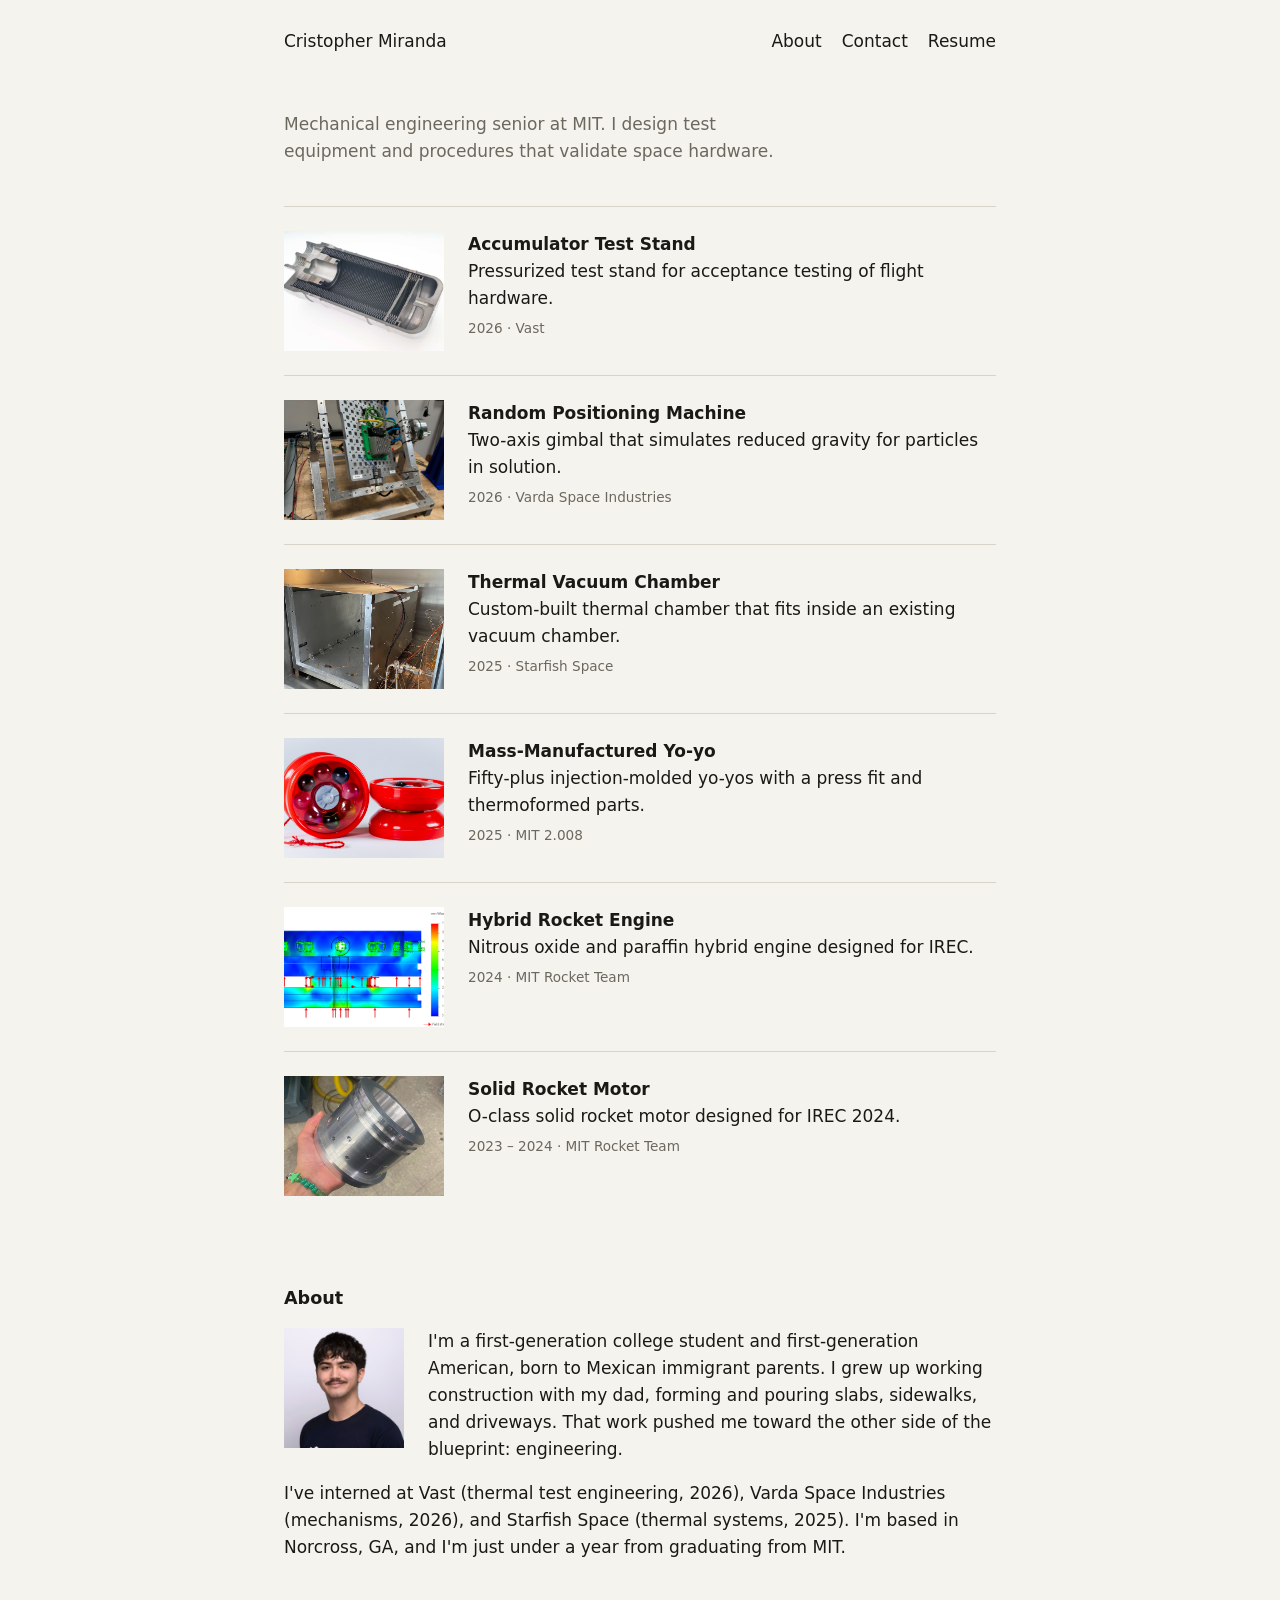
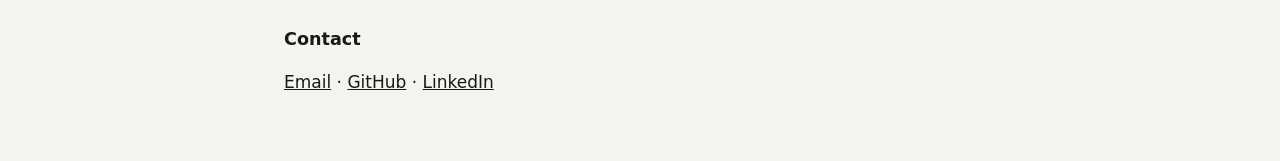
<file: index.html>
<!DOCTYPE html>
<html lang="en">
<head>
<meta charset="UTF-8">
<meta name="viewport" content="width=device-width, initial-scale=1.0">
<title>Cristopher Miranda</title>
<meta name="description" content="Cristopher Miranda — MIT mechanical engineering senior designing test equipment and procedures that validate space hardware.">
<link rel="stylesheet" href="style.css">
</head>
<body>

<header class="top">
  <a href="#">Cristopher Miranda</a>
  <nav>
    <a href="#about">About</a>
    <a href="#contact">Contact</a>
    <a href="files/crism-resume-2026.pdf">Resume</a>
  </nav>
</header>

<main>

  <p class="intro">Mechanical engineering senior at MIT. I design test equipment and procedures that validate space hardware.</p>

  <ol class="projects">
    <li>
      <a href="projects/accumulator-test-stand.html">
        <img src="images/accumulator-test-stand-thumb.jpg" alt="">
        <span>
          <b>Accumulator Test Stand</b>
          Pressurized test stand for acceptance testing of flight hardware.
          <small>2026 · Vast</small>
        </span>
      </a>
    </li>
    <li>
      <a href="projects/random-positioning-machine.html">
        <img src="images/random-positioning-machine-thumb.jpg" alt="">
        <span>
          <b>Random Positioning Machine</b>
          Two-axis gimbal that simulates reduced gravity for particles in solution.
          <small>2026 · Varda Space Industries</small>
        </span>
      </a>
    </li>
    <li>
      <a href="projects/thermal-vacuum-chamber.html">
        <img src="images/thermal-vacuum-chamber-thumb.jpg" alt="">
        <span>
          <b>Thermal Vacuum Chamber</b>
          Custom-built thermal chamber that fits inside an existing vacuum chamber.
          <small>2025 · Starfish Space</small>
        </span>
      </a>
    </li>
    <li>
      <a href="projects/mass-manufactured-yoyo.html">
        <img src="images/mass-manufactured-yoyo-thumb.jpg" alt="">
        <span>
          <b>Mass-Manufactured Yo-yo</b>
          Fifty-plus injection-molded yo-yos with a press fit and thermoformed parts.
          <small>2025 · MIT 2.008</small>
        </span>
      </a>
    </li>
    <li>
      <a href="projects/hybrid-rocket-engine.html">
        <img src="images/hybrid-rocket-engine-thumb.png" alt="">
        <span>
          <b>Hybrid Rocket Engine</b>
          Nitrous oxide and paraffin hybrid engine designed for IREC.
          <small>2024 · MIT Rocket Team</small>
        </span>
      </a>
    </li>
    <li>
      <a href="projects/solid-rocket-motor.html">
        <img src="images/solid-rocket-motor-thumb.jpg" alt="">
        <span>
          <b>Solid Rocket Motor</b>
          O-class solid rocket motor designed for IREC 2024.
          <small>2023 – 2024 · MIT Rocket Team</small>
        </span>
      </a>
    </li>
  </ol>

  <section id="about">
    <h2>About</h2>
    <img src="images/profile.jpg" alt="Cristopher Miranda">
    <p>I'm a first-generation college student and first-generation American, born to Mexican immigrant parents. I grew up working construction with my dad, forming and pouring slabs, sidewalks, and driveways. That work pushed me toward the other side of the blueprint: engineering.</p>
    <p>I've interned at Vast (thermal test engineering, 2026), Varda Space Industries (mechanisms, 2026), and Starfish Space (thermal systems, 2025). I'm based in Norcross, GA, and I'm just under a year from graduating from MIT.</p>
  </section>

  <section id="contact">
    <h2>Contact</h2>
    <p>
      <a href="mailto:cristomiranda23@gmail.com">Email</a> ·
      <a href="https://github.com/cristopher-264">GitHub</a> ·
      <a href="https://www.linkedin.com/in/c-ristopher">LinkedIn</a>
    </p>
  </section>

</main>

</body>
</html>
</file>
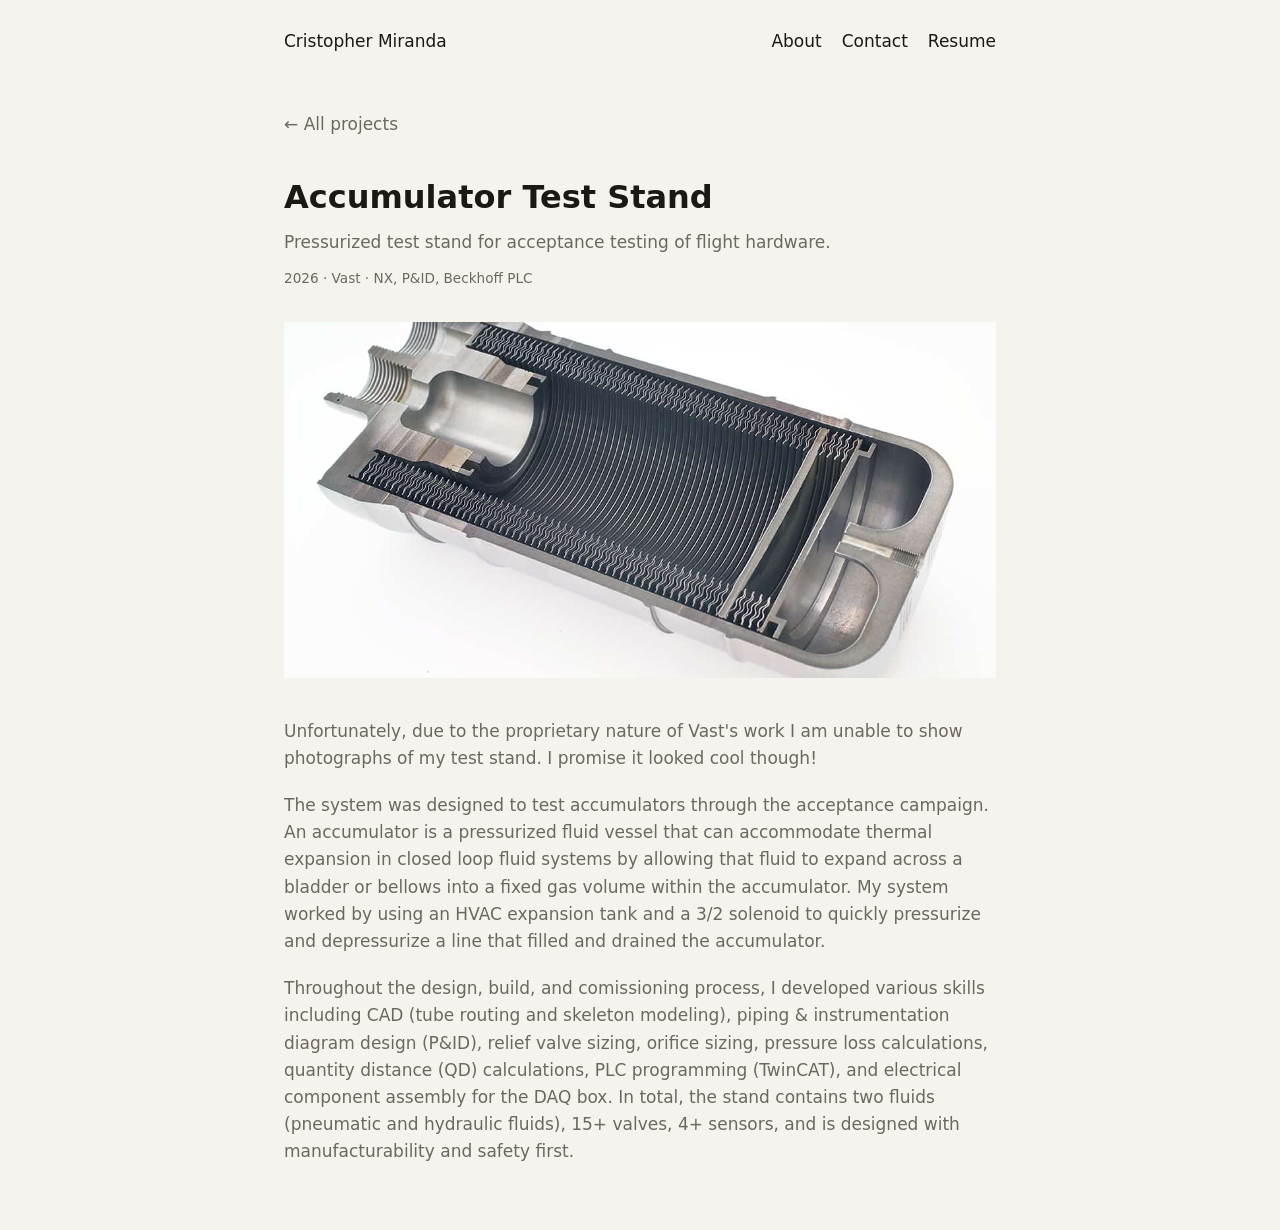
<file: projects/accumulator-test-stand.html>
<!DOCTYPE html>
<html lang="en">
<head>
<meta charset="UTF-8">
<meta name="viewport" content="width=device-width, initial-scale=1.0">
<title>Accumulator Test Stand — Cristopher Miranda</title>
<meta name="description" content="Pressurized test stand for acceptance testing of flight hardware.">
<link rel="stylesheet" href="../style.css">
</head>
<body>

<header class="top">
  <a href="../index.html">Cristopher Miranda</a>
  <nav>
    <a href="../index.html#about">About</a>
    <a href="../index.html#contact">Contact</a>
    <a href="../files/resume-26.pdf">Resume</a>
  </nav>
</header>

<main>

  <a class="back" href="../index.html">← All projects</a>

  <h1>Accumulator Test Stand</h1>
  <p class="lede">Pressurized test stand for acceptance testing of flight hardware.</p>
  <small class="meta">2026 · Vast · NX, P&amp;ID, Beckhoff PLC</small>

  <img class="hero-image" src="../images/accumulator-test-stand-thumb.jpg" alt="Accumulator Test Stand">

  <div class="prose">
    <p class="note"> Unfortunately, due to the proprietary nature of Vast's work I am unable to show photographs of my test stand. I promise it looked cool though! </p>
    <p class="note"> The system was designed to test accumulators through the acceptance campaign. An accumulator is a pressurized fluid vessel that can accommodate thermal expansion in closed loop fluid systems by allowing that fluid to expand across a bladder or bellows into a fixed gas volume within the accumulator. My system worked by using an HVAC expansion tank and a 3/2 solenoid to quickly pressurize and depressurize a line that filled and drained the accumulator. </p>
    <p class="note"> Throughout the design, build, and comissioning process, I developed various skills including CAD (tube routing and skeleton modeling), piping & instrumentation diagram design (P&ID), relief valve sizing, orifice sizing, pressure loss calculations, quantity distance (QD) calculations, PLC programming (TwinCAT), and electrical component assembly for the DAQ box. In total, the stand contains two fluids (pneumatic and hydraulic fluids), 15+ valves, 4+ sensors, and is designed with manufacturability and safety first. </p>
  </div>

</main>


</body>
</html>
</file>
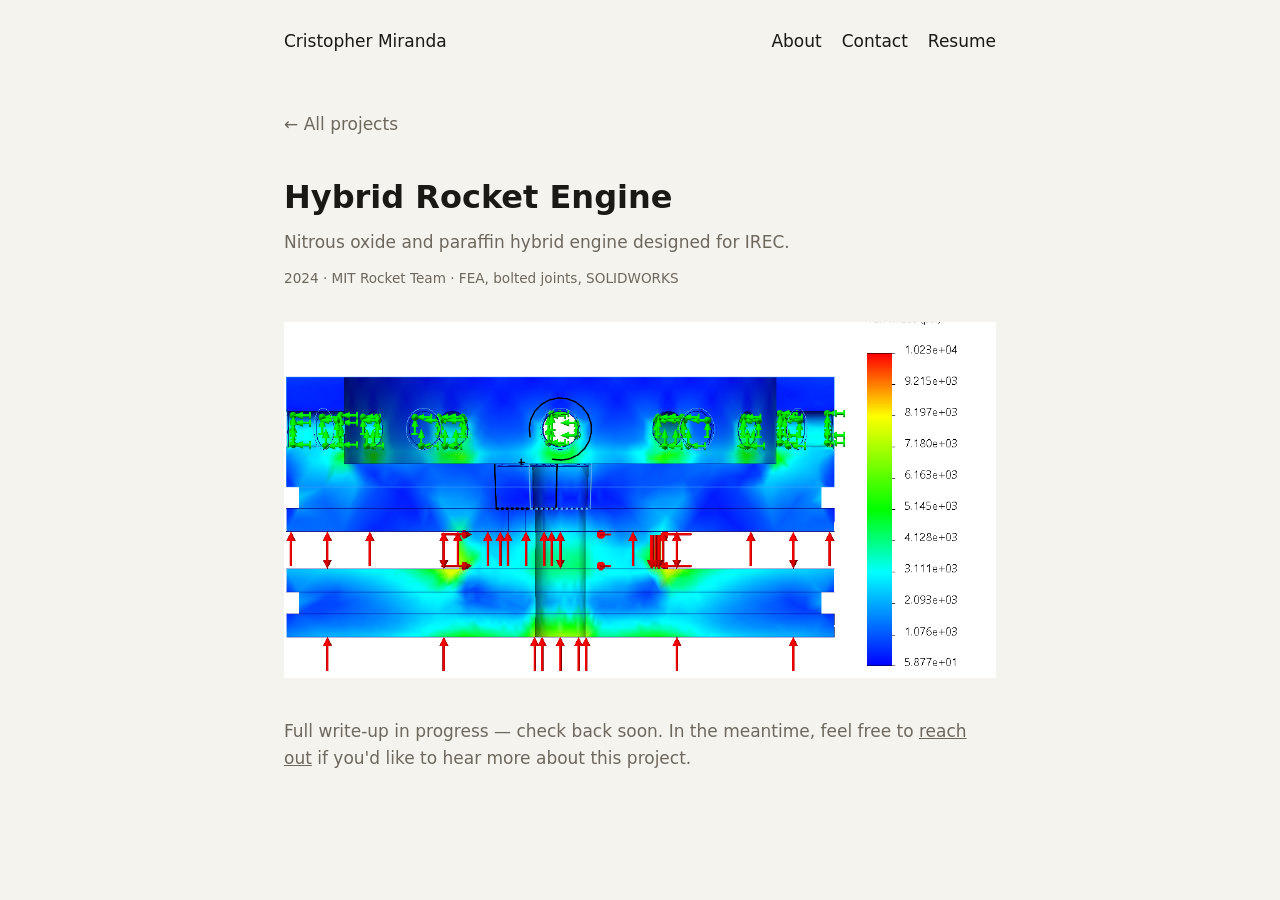
<file: projects/hybrid-rocket-engine.html>
<!DOCTYPE html>
<html lang="en">
<head>
<meta charset="UTF-8">
<meta name="viewport" content="width=device-width, initial-scale=1.0">
<title>Hybrid Rocket Engine — Cristopher Miranda</title>
<meta name="description" content="Nitrous oxide and paraffin hybrid engine designed for IREC.">
<link rel="stylesheet" href="../style.css">
</head>
<body>

<header class="top">
  <a href="../index.html">Cristopher Miranda</a>
  <nav>
    <a href="../index.html#about">About</a>
    <a href="../index.html#contact">Contact</a>
    <a href="../files/resume-26.pdf">Resume</a>
  </nav>
</header>

<main>

  <a class="back" href="../index.html">← All projects</a>

  <h1>Hybrid Rocket Engine</h1>
  <p class="lede">Nitrous oxide and paraffin hybrid engine designed for IREC.</p>
  <small class="meta">2024 · MIT Rocket Team · FEA, bolted joints, SOLIDWORKS</small>

  <img class="hero-image" src="../images/hybrid-rocket-engine-thumb.png" alt="Hybrid Rocket Engine">

  <div class="prose">
    <p class="note">Full write-up in progress — check back soon. In the meantime, feel free to <a href="../index.html#contact">reach out</a> if you'd like to hear more about this project.</p>
  </div>

</main>


</body>
</html>
</file>
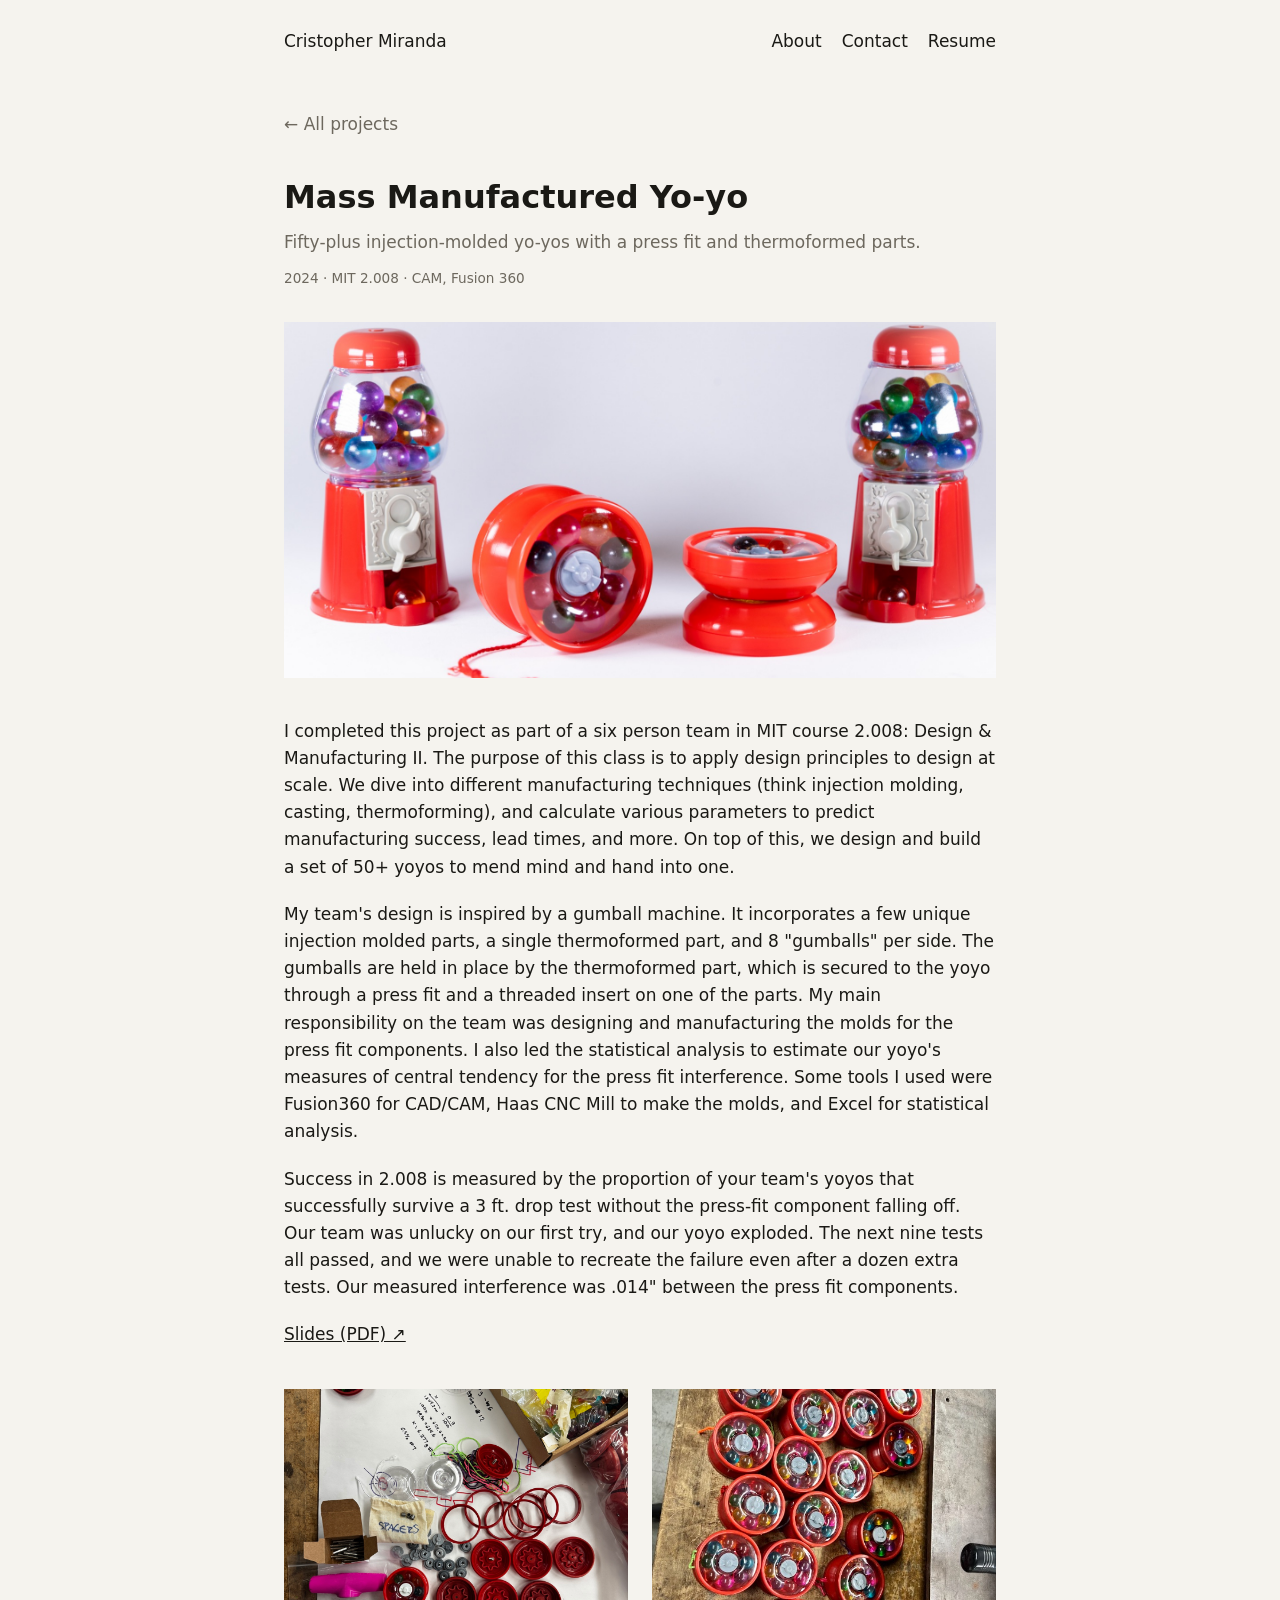
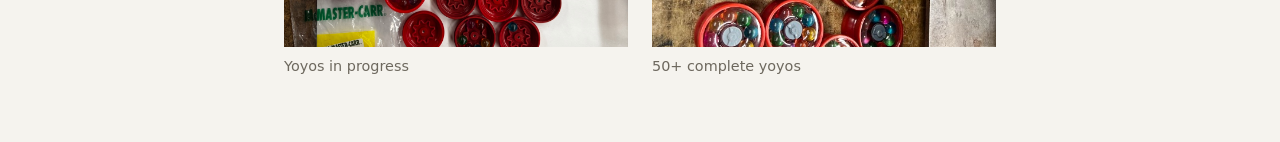
<file: projects/mass-manufactured-yoyo.html>
<!DOCTYPE html>
<html lang="en">
<head>
<meta charset="UTF-8">
<meta name="viewport" content="width=device-width, initial-scale=1.0">
<title>Mass Manufactured Yo-yo — Cristopher Miranda</title>
<meta name="description" content="Fifty-plus injection-molded yo-yos with a press fit and thermoformed parts.">
<link rel="stylesheet" href="../style.css">
</head>
<body>

<header class="top">
  <a href="../index.html">Cristopher Miranda</a>
  <nav>
    <a href="../index.html#about">About</a>
    <a href="../index.html#contact">Contact</a>
    <a href="../files/resume-26.pdf">Resume</a>
  </nav>
</header>

<main>

  <a class="back" href="../index.html">← All projects</a>

  <h1>Mass Manufactured Yo-yo</h1>
  <p class="lede">Fifty-plus injection-molded yo-yos with a press fit and thermoformed parts.</p>
  <small class="meta">2024 · MIT 2.008 · CAM, Fusion 360</small>

  <img class="hero-image" src="../images/mass-manufactured-yoyo-hero.jpg" alt="Mass Manufactured Yo-yo">

  <div class="prose">
    <p>I completed this project as part of a six person team in MIT course 2.008: Design & Manufacturing II. The purpose of this class is to apply design principles to design at scale. We dive into different manufacturing techniques (think injection molding, casting, thermoforming), and calculate various parameters to predict manufacturing success, lead times, and more. On top of this, we design and build a set of 50+ yoyos to mend mind and hand into one.</p>
    <p>My team's design is inspired by a gumball machine. It incorporates a few unique injection molded parts, a single thermoformed part, and 8 "gumballs" per side. The gumballs are held in place by the thermoformed part, which is secured to the yoyo through a press fit and a threaded insert on one of the parts. My main responsibility on the team was designing and manufacturing the molds for the press fit components. I also led the statistical analysis to estimate our yoyo's measures of central tendency for the press fit interference. Some tools I used were Fusion360 for CAD/CAM, Haas CNC Mill to make the molds, and Excel for statistical analysis.</p>
    <p>Success in 2.008 is measured by the proportion of your team's yoyos that successfully survive a 3 ft. drop test without the press-fit component falling off. Our team was unlucky on our first try, and our yoyo exploded. The next nine tests all passed, and we were unable to recreate the failure even after a dozen extra tests. Our measured interference was .014" between the press fit components.</p>
    <p><a href="../files/mass-manufactured-yoyo-deck.pdf">Slides (PDF) ↗</a></p>
  </div>

  <div class="gallery">
    <figure>
      <img src="../images/mass-manufactured-yoyo-1.jpg" alt="Partially assembled yo-yos on the workbench" loading="lazy">
      <figcaption>Yoyos in progress</figcaption>
    </figure>
    <figure>
      <img src="../images/mass-manufactured-yoyo-2.jpg" alt="Batch of finished red gumball-machine yo-yos" loading="lazy">
      <figcaption>50+ complete yoyos</figcaption>
    </figure>
  </div>

</main>



</body>
</html>
</file>
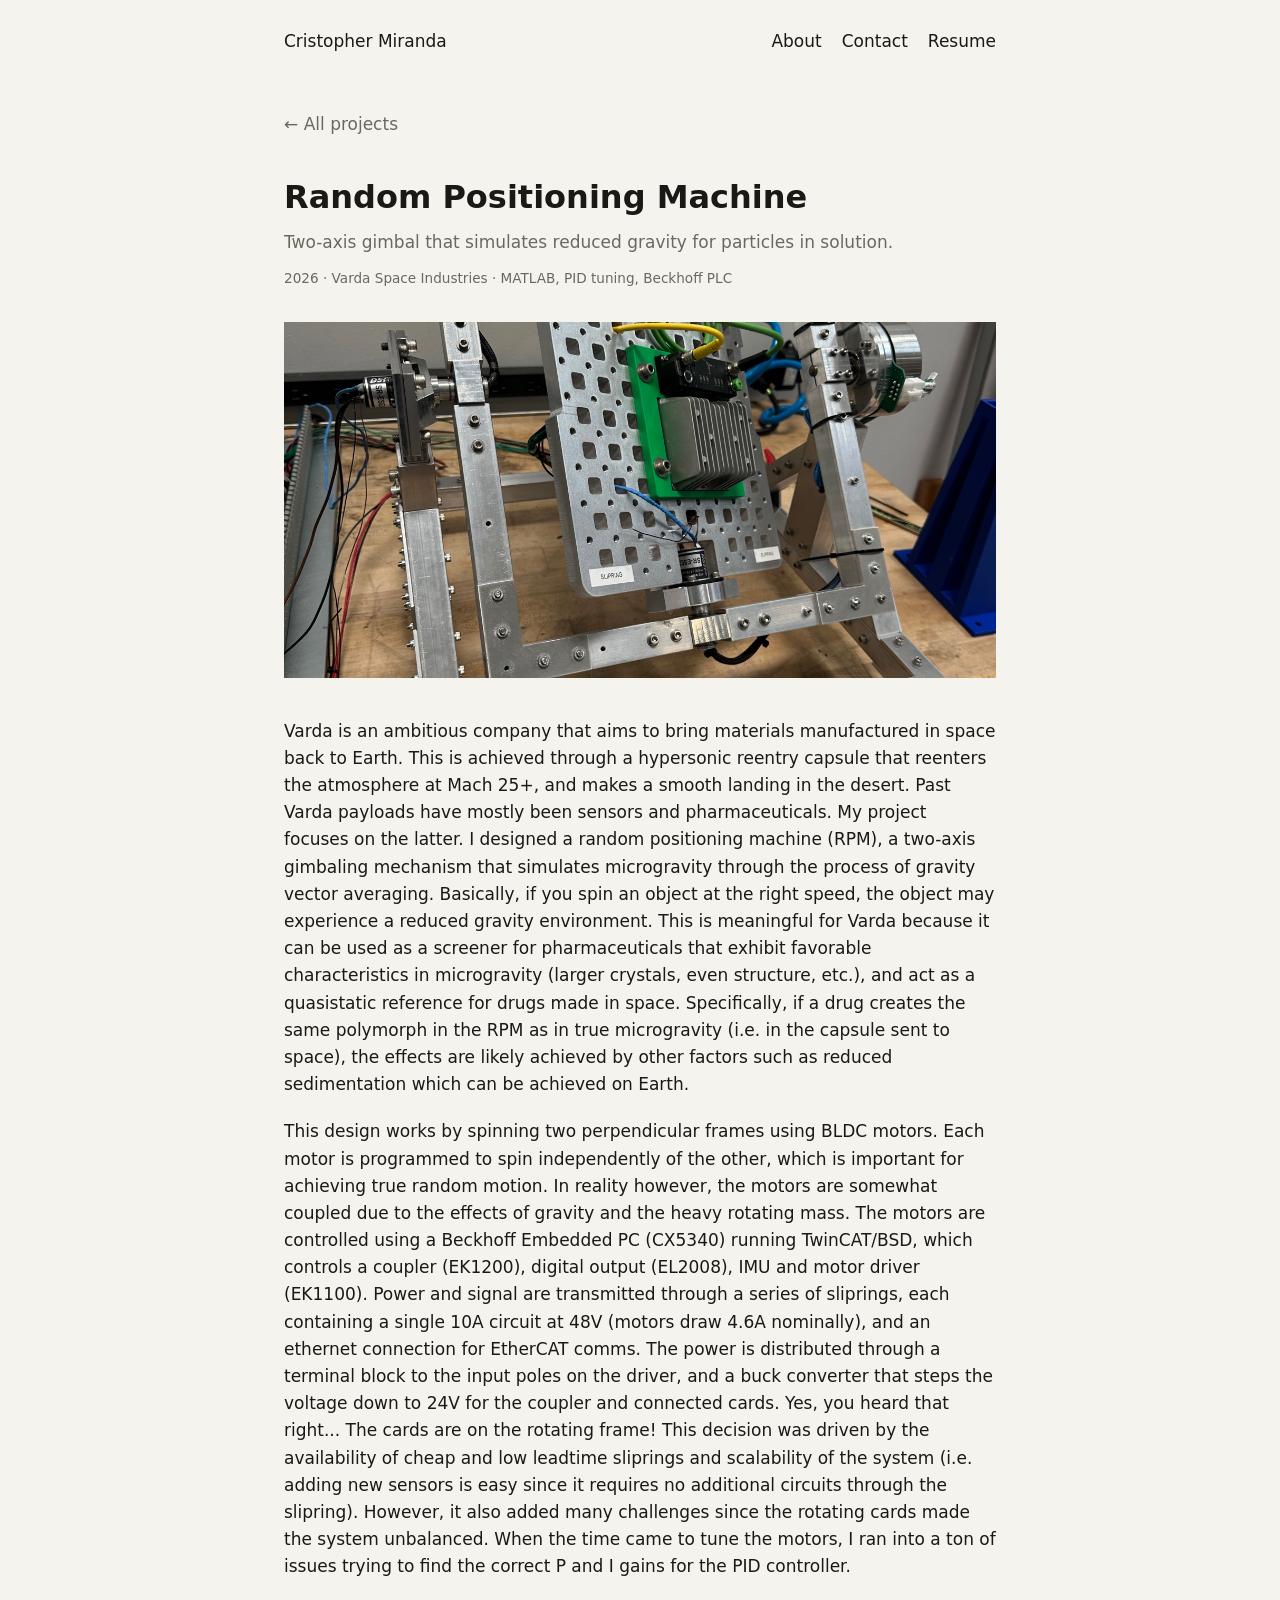
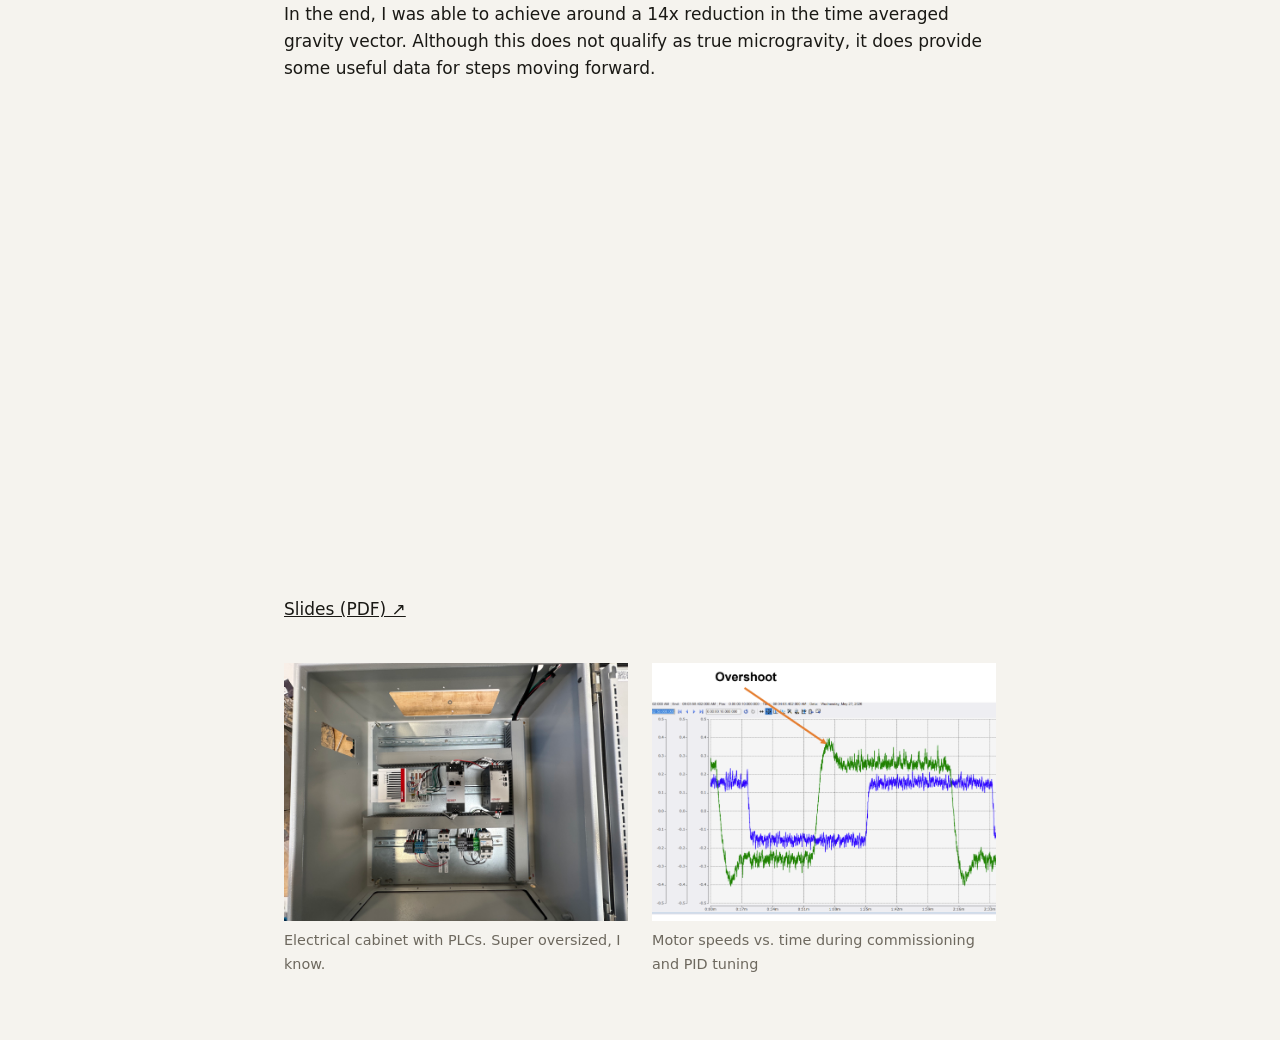
<file: projects/random-positioning-machine.html>
<!DOCTYPE html>
<html lang="en">
<head>
<meta charset="UTF-8">
<meta name="viewport" content="width=device-width, initial-scale=1.0">
<title>Random Positioning Machine — Cristopher Miranda</title>
<meta name="description" content="Two-axis gimbal that simulates reduced gravity for particles in solution.">
<link rel="stylesheet" href="../style.css">
</head>
<body>

<header class="top">
  <a href="../index.html">Cristopher Miranda</a>
  <nav>
    <a href="../index.html#about">About</a>
    <a href="../index.html#contact">Contact</a>
    <a href="../files/resume-26.pdf">Resume</a>
  </nav>
</header>

<main>

  <a class="back" href="../index.html">← All projects</a>

  <h1>Random Positioning Machine</h1>
  <p class="lede">Two-axis gimbal that simulates reduced gravity for particles in solution.</p>
  <small class="meta">2026 · Varda Space Industries · MATLAB, PID tuning, Beckhoff PLC</small>

  <img class="hero-image" src="../images/random-positioning-machine-hero.jpg" alt="Random Positioning Machine">

  <div class="prose">
    <p>Varda is an ambitious company that aims to bring materials manufactured in space back to Earth. This is achieved through a hypersonic reentry capsule that reenters the atmosphere at Mach 25+, and makes a smooth landing in the desert. Past Varda payloads have mostly been sensors and pharmaceuticals. My project focuses on the latter. I designed a random positioning machine (RPM), a two-axis gimbaling mechanism that simulates microgravity through the process of gravity vector averaging. Basically, if you spin an object at the right speed, the object may experience a reduced gravity environment. This is meaningful for Varda because it can be used as a screener for pharmaceuticals that exhibit favorable characteristics in microgravity (larger crystals, even structure, etc.), and act as a quasistatic reference for drugs made in space. Specifically, if a drug creates the same polymorph in the RPM as in true microgravity (i.e. in the capsule sent to space), the effects are likely achieved by other factors such as reduced sedimentation which can be achieved on Earth.</p>
    <p>This design works by spinning two perpendicular frames using BLDC motors. Each motor is programmed to spin independently of the other, which is important for achieving true random motion. In reality however, the motors are somewhat coupled due to the effects of gravity and the heavy rotating mass. The motors are controlled using a Beckhoff Embedded PC (CX5340) running TwinCAT/BSD, which controls a coupler (EK1200), digital output (EL2008), IMU and motor driver (EK1100). Power and signal are transmitted through a series of sliprings, each containing a single 10A circuit at 48V (motors draw 4.6A nominally), and an ethernet connection for EtherCAT comms. The power is distributed through a terminal block to the input poles on the driver, and a buck converter that steps the voltage down to 24V for the coupler and connected cards. Yes, you heard that right... The cards are on the rotating frame! This decision was driven by the availability of cheap and low leadtime sliprings and scalability of the system (i.e. adding new sensors is easy since it requires no additional circuits through the slipring). However, it also added many challenges since the rotating cards made the system unbalanced. When the time came to tune the motors, I ran into a ton of issues trying to find the correct P and I gains for the PID controller.</p>
    <p>In the end, I was able to achieve around a 14x reduction in the time averaged gravity vector. Although this does not qualify as true microgravity, it does provide some useful data for steps moving forward.</p>
    <div class="videos">
      <iframe loading="lazy" src="https://www.youtube.com/embed/-Ax2gf1RBpI" title="Random Positioning Machine particles in solution close up" allow="accelerometer; autoplay; clipboard-write; encrypted-media; gyroscope; picture-in-picture; web-share" allowfullscreen></iframe>
      <iframe loading="lazy" src="https://www.youtube.com/embed/zn1gW1rzUyA" title="Random Positioning Machine demo" allow="accelerometer; autoplay; clipboard-write; encrypted-media; gyroscope; picture-in-picture; web-share" allowfullscreen></iframe>
    </div>
    <p><a href="../files/random-positioning-machine-deck.pdf">Slides (PDF) ↗</a></p>
  </div>

  <div class="gallery">
    <figure>
      <img src="../images/random-positioning-machine-1.jpg" alt="Electrical cabinet housing the Beckhoff PLC and I/O cards" loading="lazy">
      <figcaption>Electrical cabinet with PLCs. Super oversized, I know.</figcaption>
    </figure>
    <figure>
      <img src="../images/random-positioning-machine-2.png" alt="Plot of motor speeds versus time during commissioning and PID tuning" loading="lazy">
      <figcaption>Motor speeds vs. time during commissioning and PID tuning</figcaption>
    </figure>
  </div>

</main>



</body>
</html>
</file>
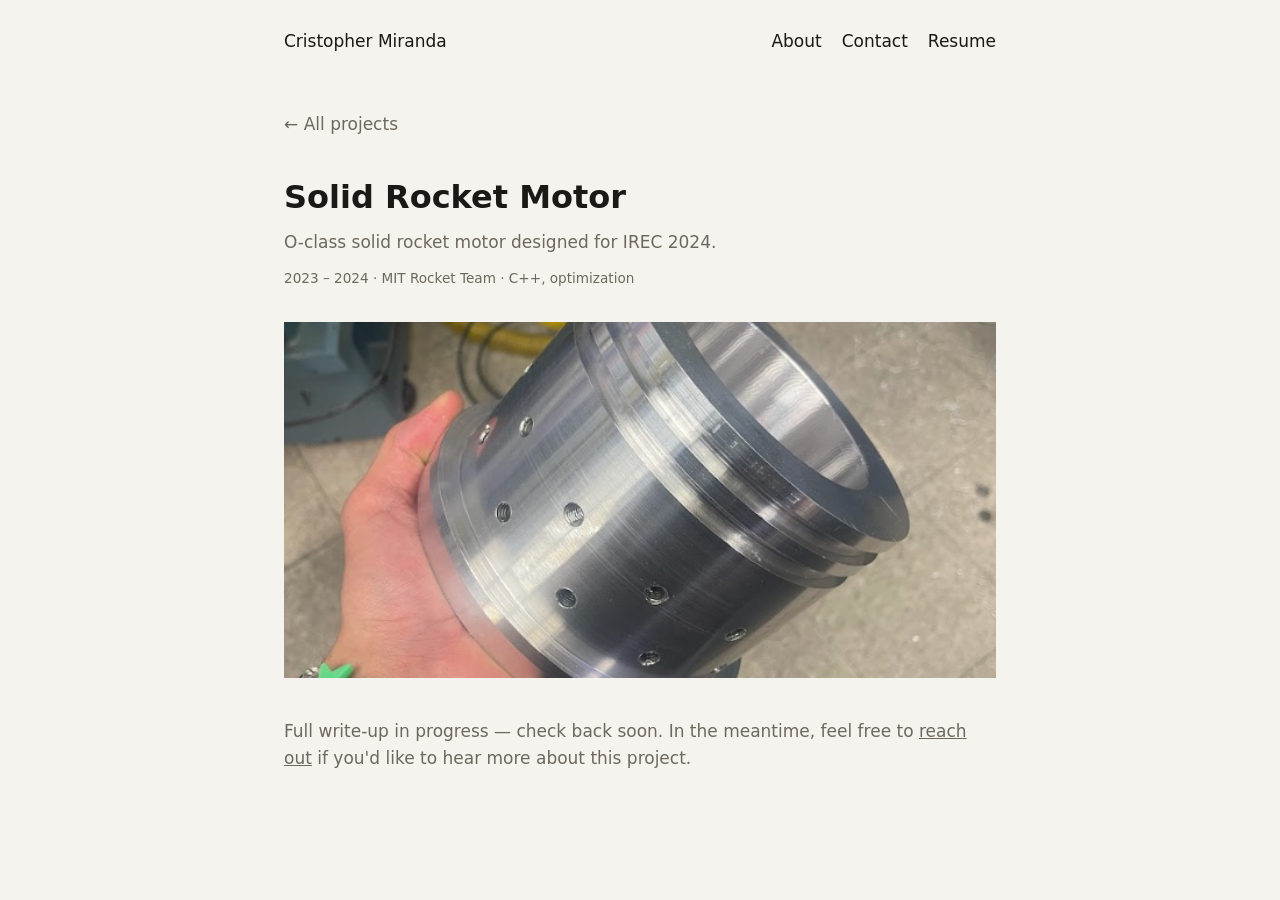
<file: projects/solid-rocket-motor.html>
<!DOCTYPE html>
<html lang="en">
<head>
<meta charset="UTF-8">
<meta name="viewport" content="width=device-width, initial-scale=1.0">
<title>Solid Rocket Motor — Cristopher Miranda</title>
<meta name="description" content="O-class solid rocket motor designed for IREC 2024.">
<link rel="stylesheet" href="../style.css">
</head>
<body>

<header class="top">
  <a href="../index.html">Cristopher Miranda</a>
  <nav>
    <a href="../index.html#about">About</a>
    <a href="../index.html#contact">Contact</a>
    <a href="../files/resume-26.pdf">Resume</a>
  </nav>
</header>

<main>

  <a class="back" href="../index.html">← All projects</a>

  <h1>Solid Rocket Motor</h1>
  <p class="lede">O-class solid rocket motor designed for IREC 2024.</p>
  <small class="meta">2023 – 2024 · MIT Rocket Team · C++, optimization</small>

  <img class="hero-image" src="../images/solid-rocket-motor-thumb.jpg" alt="Solid Rocket Motor">

  <div class="prose">
    <p class="note">Full write-up in progress — check back soon. In the meantime, feel free to <a href="../index.html#contact">reach out</a> if you'd like to hear more about this project.</p>
  </div>

</main>


</body>
</html>
</file>
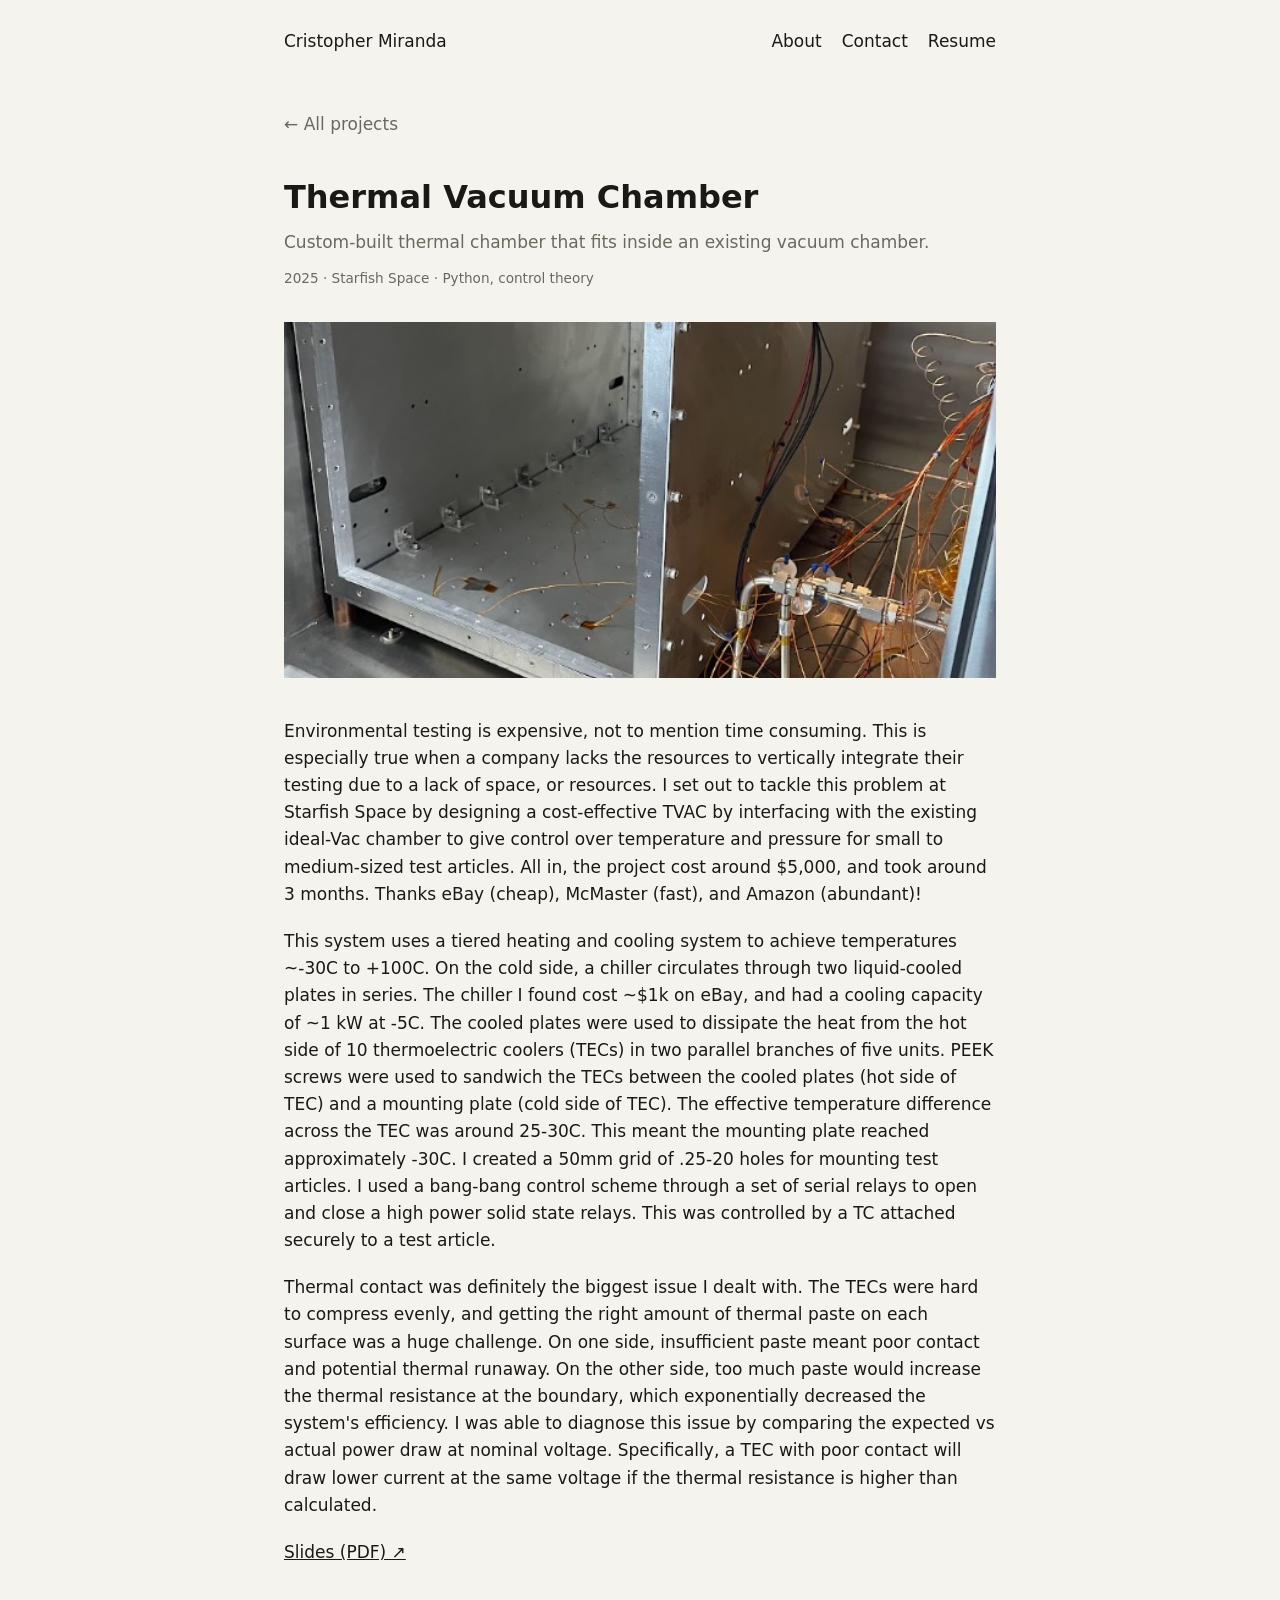
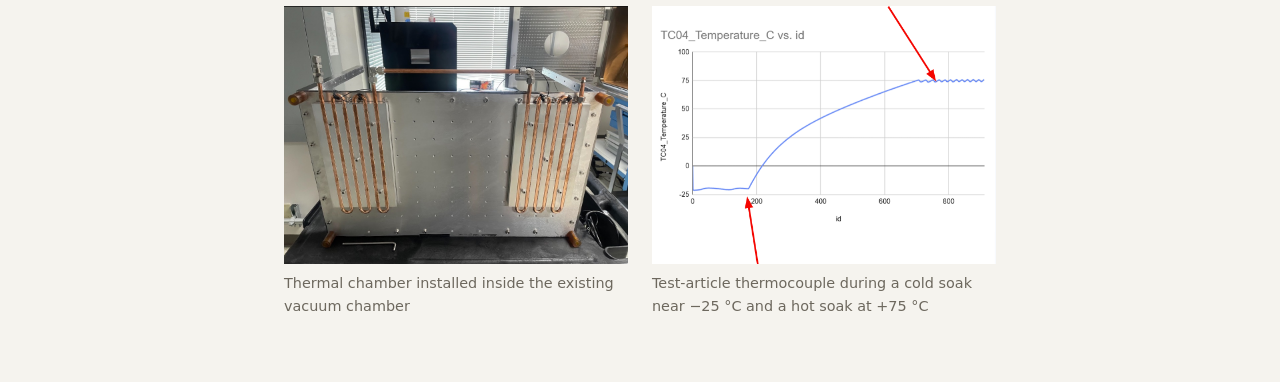
<file: projects/thermal-vacuum-chamber.html>
<!DOCTYPE html>
<html lang="en">
<head>
<meta charset="UTF-8">
<meta name="viewport" content="width=device-width, initial-scale=1.0">
<title>Thermal Vacuum Chamber — Cristopher Miranda</title>
<meta name="description" content="Custom-built thermal chamber that fits inside an existing vacuum chamber.">
<link rel="stylesheet" href="../style.css">
</head>
<body>

<header class="top">
  <a href="../index.html">Cristopher Miranda</a>
  <nav>
    <a href="../index.html#about">About</a>
    <a href="../index.html#contact">Contact</a>
    <a href="../files/resume-26.pdf">Resume</a>
  </nav>
</header>

<main>

  <a class="back" href="../index.html">← All projects</a>

  <h1>Thermal Vacuum Chamber</h1>
  <p class="lede">Custom-built thermal chamber that fits inside an existing vacuum chamber.</p>
  <small class="meta">2025 · Starfish Space · Python, control theory</small>

  <img class="hero-image" src="../images/thermal-vacuum-chamber-hero.jpg" alt="Thermal Vacuum Chamber">

  <div class="prose">
    <p>Environmental testing is expensive, not to mention time consuming. This is especially true when a company lacks the resources to vertically integrate their testing due to a lack of space, or resources. I set out to tackle this problem at Starfish Space by designing a cost-effective TVAC by interfacing with the existing ideal-Vac chamber to give control over temperature and pressure for small to medium-sized test articles. All in, the project cost around $5,000, and took around 3 months. Thanks eBay (cheap), McMaster (fast), and Amazon (abundant)!</p>
    <p>This system uses a tiered heating and cooling system to achieve temperatures ~-30C to +100C. On the cold side, a chiller circulates through two liquid-cooled plates in series. The chiller I found cost ~$1k on eBay, and had a cooling capacity of ~1 kW at -5C. The cooled plates were used to dissipate the heat from the hot side of 10 thermoelectric coolers (TECs) in two parallel branches of five units. PEEK screws were used to sandwich the TECs between the cooled plates (hot side of TEC) and a mounting plate (cold side of TEC). The effective temperature difference across the TEC was around 25-30C. This meant the mounting plate reached approximately -30C. I created a 50mm grid of .25-20 holes for mounting test articles. I used a bang-bang control scheme through a set of serial relays to open and close a high power solid state relays. This was controlled by a TC attached securely to a test article.</p>
    <p>Thermal contact was definitely the biggest issue I dealt with. The TECs were hard to compress evenly, and getting the right amount of thermal paste on each surface was a huge challenge. On one side, insufficient paste meant poor contact and potential thermal runaway. On the other side, too much paste would increase the thermal resistance at the boundary, which exponentially decreased the system's efficiency. I was able to diagnose this issue by comparing the expected vs actual power draw at nominal voltage. Specifically, a TEC with poor contact will draw lower current at the same voltage if the thermal resistance is higher than calculated.</p>
    <p><a href="../files/thermal-vacuum-chamber-deck.pdf">Slides (PDF) ↗</a></p>
  </div>

  <div class="gallery">
    <figure>
      <img src="../images/thermal-vacuum-chamber-1.jpg" alt="Thermal chamber installed inside the vacuum chamber, with thermocouple wiring" loading="lazy">
      <figcaption>Thermal chamber installed inside the existing vacuum chamber</figcaption>
    </figure>
    <figure>
      <img src="../images/thermal-vacuum-chamber-2.png" alt="Temperature plot showing a cold soak near minus 25 C ramping to a hot soak at 75 C" loading="lazy">
      <figcaption>Test-article thermocouple during a cold soak near −25 °C and a hot soak at +75 °C</figcaption>
    </figure>
  </div>

</main>



</body>
</html>
</file>
<file: style.css>
body{
  max-width: 760px;
  margin: 0 auto;
  padding: 0 24px 64px;
  background: #f5f3ee;
  color: #1a1915;
  font: 17px/1.6 system-ui, -apple-system, "Segoe UI", Helvetica, Arial, sans-serif;
}

*{ box-sizing: border-box; }
img{ max-width: 100%; display: block; }
a{ color: inherit; text-decoration: none; }
a:hover{ text-decoration: underline; }
h1, h2, h3, p{ margin: 0; }
h1{ font-size: 2rem; line-height: 1.2; }
h2{ font-size: 1.1rem; margin-bottom: 16px; }
small{ display: block; color: #6d685e; font-size: 0.85rem; }
figure{ margin: 0; }

/* Header */
.top{ display: flex; justify-content: space-between; flex-wrap: wrap; gap: 16px; padding: 28px 0 56px; }
.top nav{ display: flex; gap: 20px; }

.intro{ max-width: 48ch; color: #6d685e; margin-bottom: 40px; }

/* Project list */
.projects{ list-style: none; margin: 0; padding: 0; }
.projects li{ border-top: 1px solid #d8d3c8; }
.projects a{ display: grid; grid-template-columns: 160px 1fr; gap: 24px; padding: 24px 0; }
.projects img{ aspect-ratio: 4 / 3; width: 100%; object-fit: cover; }
.projects b{ display: block; }
.projects small{ margin-top: 6px; }
.projects a:hover{ text-decoration: none; }
.projects a:hover b{ text-decoration: underline; }

/* About, contact */
section{ margin-top: 64px; }
section p + p{ margin-top: 16px; }
#about{ display: grid; grid-template-columns: 120px 1fr; gap: 0 24px; }
#about h2, #about p + p{ grid-column: 1 / -1; }
#about img{ width: 120px; height: 120px; object-fit: cover; }
#contact a{ text-decoration: underline; }

/* Project pages */
.back{ display: inline-block; margin-bottom: 40px; color: #6d685e; }
.lede{ color: #6d685e; margin-top: 12px; }
.meta{ margin-top: 12px; }
.hero-image{ margin-top: 32px; width: 100%; aspect-ratio: 2 / 1; object-fit: cover; }
.prose{ margin-top: 40px; }
.prose p + p, .prose div + p{ margin-top: 20px; }
.prose a{ text-decoration: underline; }
.note{ color: #6d685e; }
.videos{ display: flex; flex-wrap: wrap; gap: 16px; margin-top: 32px; }
.videos iframe{ width: 260px; aspect-ratio: 9 / 16; height: auto; border: 0; }
.gallery{ display: grid; grid-template-columns: 1fr 1fr; gap: 24px; margin-top: 40px; }
.gallery img{ aspect-ratio: 4 / 3; width: 100%; object-fit: cover; }
.gallery figcaption{ margin-top: 8px; font-size: 0.9rem; color: #6d685e; }

@media (max-width: 560px){
  .projects a, .gallery, #about{ grid-template-columns: 1fr; }
  #about img{ margin-bottom: 16px; }
}
</file>
